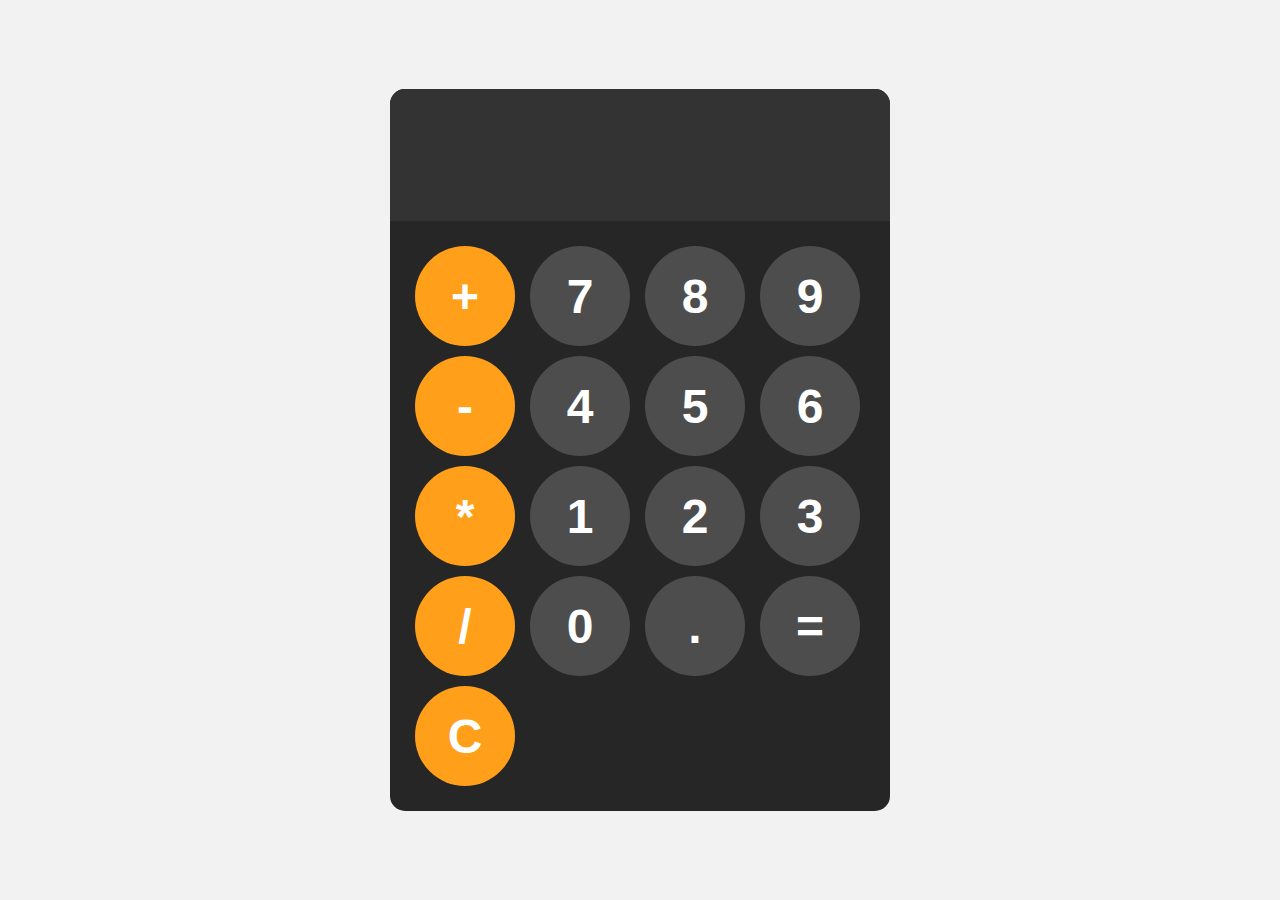
<file: FrontEnd/Calculator/index.html>
<!DOCTYPE html>
<html lang="en">
<head>
    <meta charset="UTF-8">
    <meta name="viewport" content="width=device-width, initial-scale=1.0">
    <link rel="stylesheet" href="style.css">
    
    <title>calculator</title>
    
</head>
<body>
    <div id="calculator">
        <input id="display" readonly>
        <div id="keys">
            <button onclick="appendtoToDisplay('+')" class="operator-btn">+</button>
            <button onclick="appendtoToDisplay('7')">7</button>
            <button onclick="appendtoToDisplay('8')">8</button>
            <button onclick="appendtoToDisplay('9')">9</button>
            <button onclick="appendtoToDisplay('-')" class="operator-btn">-</button>
            <button onclick="appendtoToDisplay('4')">4</button>
            <button onclick="appendtoToDisplay('5')">5</button>
            <button onclick="appendtoToDisplay('6')">6</button>
            <button onclick="appendtoToDisplay('*')" class="operator-btn">*</button>
            <button onclick="appendtoToDisplay('1')">1</button>
            <button onclick="appendtoToDisplay('2')">2</button>
            <button onclick="appendtoToDisplay('3')">3</button>
            <button onclick="appendtoToDisplay('/')" class="operator-btn">/</button>
            <button onclick="appendtoToDisplay('0')">0</button>
            <button onclick="appendtoToDisplay('.')">.</button>
            <button  onclick="calculate()">=</button>
            <button onclick="clearDisplay()" class="operator-btn">C</button>
        </div>
    </div>


    <script src="index.js"></script>
</body>
</html>
</file>
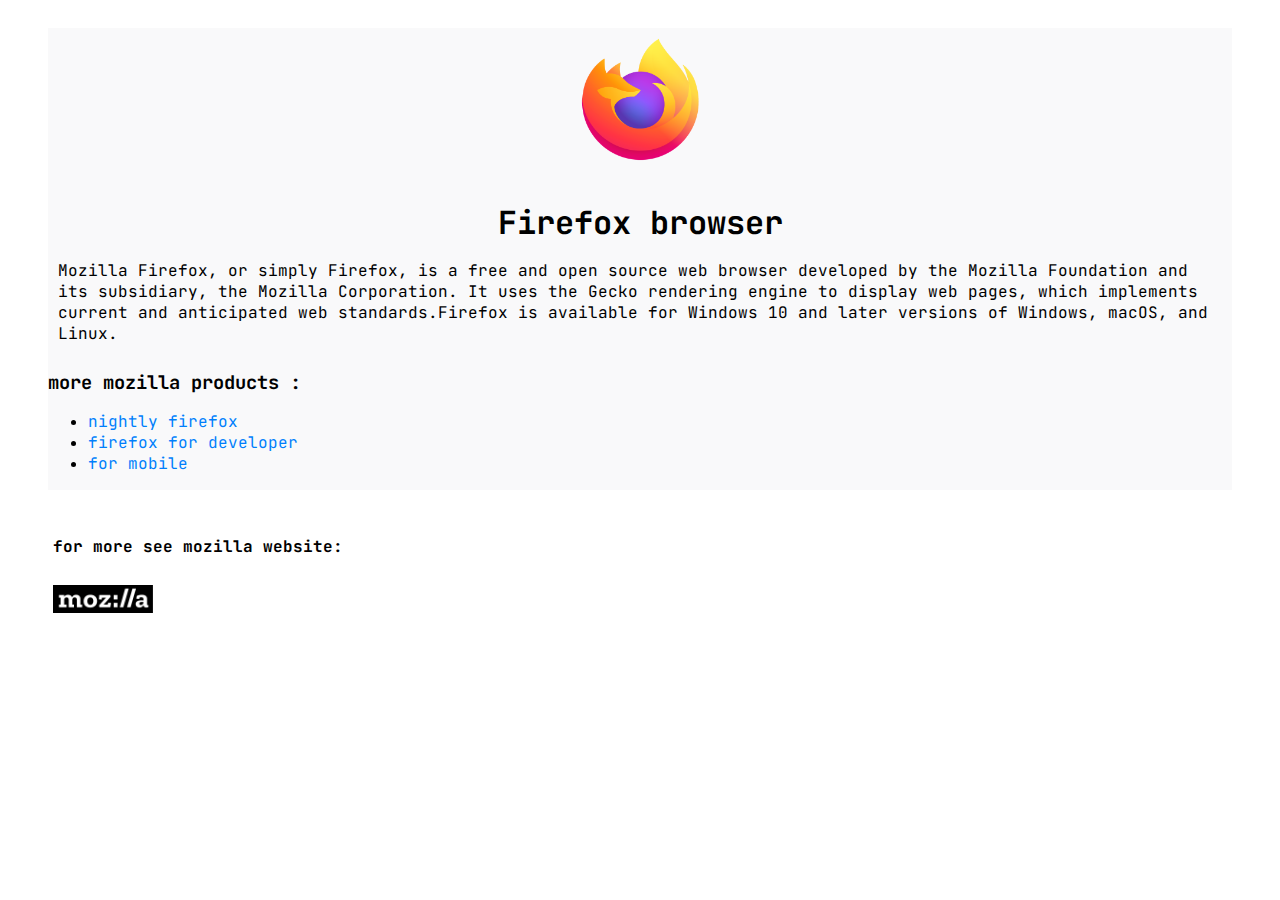
<file: FrontEnd/test-site/index.html>
<!DOCTYPE html>
<html lang="en">
  <head>
    <meta charset="UTF-8">
    <meta name="viewport" content="width=device-width, initial-scale=1">
    <title> My test page</title>
    <link href="style.css" rel="stylesheet">
  </head>
  <body>
    <div class="container">
 <img src="images/pic.png" alt="Firefox-logo" class="firefox">

      
      <div class="text">
         <h1>Firefox browser</h1>
        <p>Mozilla Firefox, or simply Firefox, is a free and open source web browser developed by the Mozilla Foundation and its subsidiary, the Mozilla Corporation. It uses the Gecko rendering engine to display web pages, which implements current and anticipated web standards.Firefox is available for Windows 10 and later versions of Windows, macOS, and Linux.</p>

   </div>
   <h3>more mozilla products : </h3>
   <ul>
    <li><a href="">nightly firefox</a></li>
    <li><a href="https://www.mozilla.org/en-US/firefox/developer/">firefox for developer</a></li>
    <li><a href="https://www.mozilla.org/en-US/firefox/browsers/mobile/android"/>for mobile</a></li>
   </ul>
   </div>
     <footer>
       <h4>for more see mozilla website:</h4><a href="https://www.mozilla.org/en-US/?v=1"><img src="images/Mozilla_logo.png" class="mozilla"></a>
  </footer>
  </body>

</html>
</file>
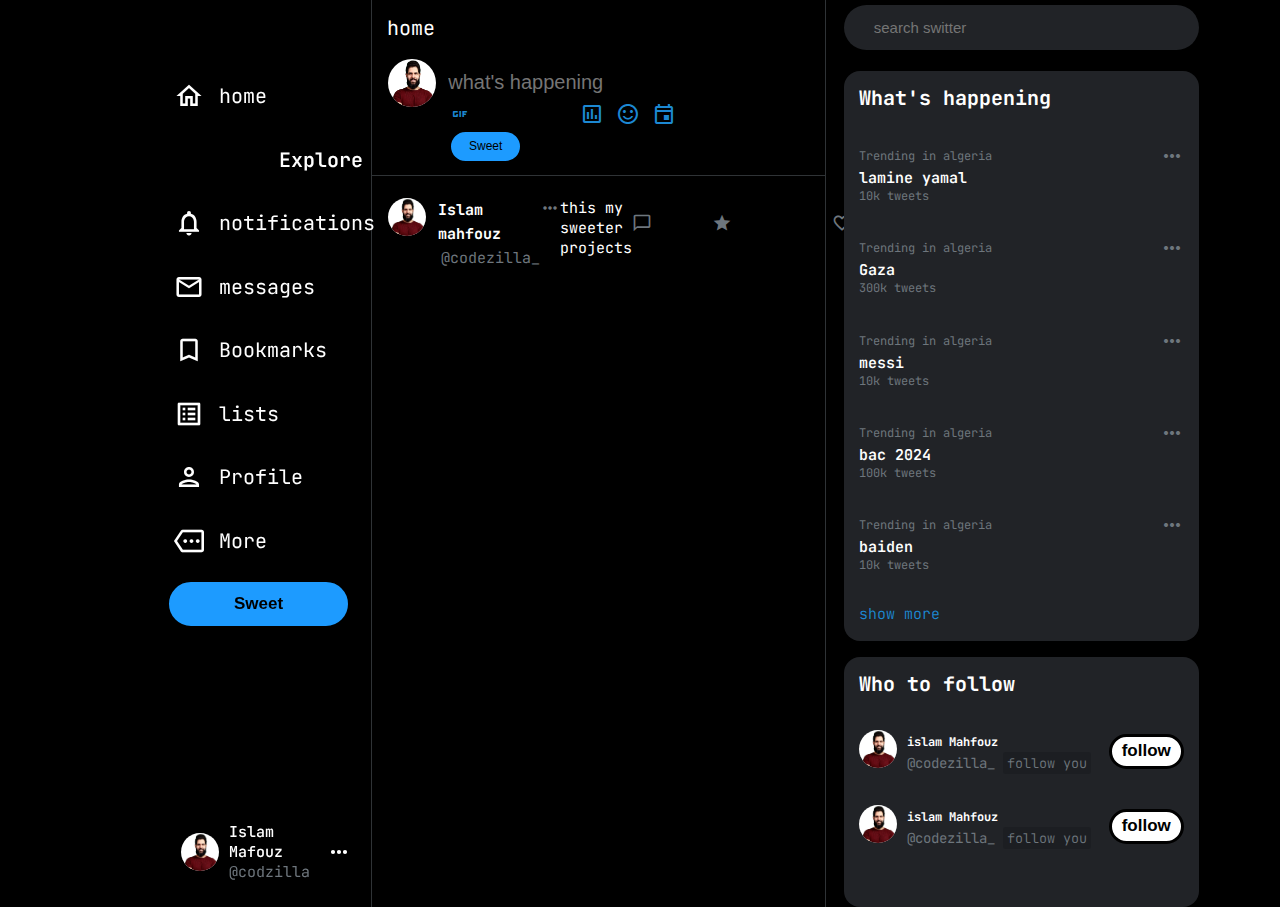
<file: FrontEnd/TwitterClone/index.html>
<!DOCTYPE html>
<html lang="en">
  <head>
    <meta charset="UTF-8" />
    <meta http-equiv="X-UA-Compatible" content="IE=edge" />
    <meta name="viewport" content="width=device-width, initial-scale=1.0" />
    <link
      href="https://fonts.googleapis.com/icon?family=Material+Icons|Material+Icons+Outlined"
      rel="stylesheet"
    />
    <link rel="stylesheet" href="style.css" />
    <title>Switter</title>
  </head>
  <body>
    <header>
      <div class="nav-links">
        <a href="">
          <i class="material-icons-outlined">flutter_dash</i>
        </a>
        <a href="">
          <i class="material-icons-outlined"> home </i>
          <span>home</span>
        </a>
        <a href="">
          <i class="material-icons-outlined"> tag </i>
          <span style="font-weight: 600">Explore</span>
        </a>
        <a href="">
          <i class="material-icons-outlined"> notifications </i>
          <span>notifications</span>
        </a>

        <a href="">
          <i class="material-icons-outlined"> email </i>
          <span>messages</span>
        </a>

        <a href="">
          <i class="material-icons-outlined"> bookmark_border </i>
          <span>Bookmarks</span>
        </a>

        <a href="">
          <i class="material-icons-outlined"> list_alt </i>
          <span>lists</span>
        </a>

        <a href="">
          <i class="material-icons-outlined"> person </i>
          <span>Profile</span>
        </a>

        <a href="">
          <i class="material-icons-outlined"> more </i>
          <span>More</span>
        </a>
      </div>
      <button class="tweet-button">Sweet</button>
      <div class="main-account">
        <a href="">
          <img class="tweet-img" src="images/profile-pic.png" alt="" />
          <div class="account-details">
            <span class="account-name">Islam Mafouz</span>
            <span class="account-handle">@codzilla</span>
          </div>
          <i class="material-icons-outlined"> more_horiz </i>
        </a>
      </div>
    </header>

    <main>
      <div class="main-flex">
        <div class="main-feed">
          <div class="home-bar">
            <span>home</span>
            <i class="material-icons-outlined"> auto_awesome </i>
          </div>

          <div class="new-tweet">
            <img class="tweet-img" src="images/profile-pic.png" />
            <div class="new-tweet-details">
              <input type="text" placeholder="what's happening" />
              <div class="new-tweet-actions">
                <ul>
                  <li>
                    <i class="material-icons-outlined"> gif_box </i>
                  </li>
                  <li>
                    <i class="material-icons-outlined"> poll</i>
                  </li>
                  <li>
                    <i class="material-icons-outlined"> sentiment_satisfied </i>
                  </li>
                  <li>
                    <i class="material-icons-outlined"> event </i>
                  </li>
                </ul>
                <button class="tweet-button">Sweet</button>
              </div>
            </div>
          </div>
          <div class="feed-tweet">
            <img class="tweet-img"  src="images/profile-pic.png" >
            <div class="feed-tweet-details">
              <div class="tweeter-details">
                
              
                <a href="" class="tweeter-name">
                      Islam mahfouz
                  <span class="tweeter-handle">
                      @codezilla_
                  </span>
               </a>
                <i class="material-icons-outlined">
                      more_horiz
                </i>
              </div>
            </div>
            <div class="tweet-text">
              <p> this my sweeter projects </p>
            </div>
            <div class="tweet-icons">
              <i class="material-icons-outlined">
                chat_bubble_outlined
              </i>
              <i class="material-icons-outlined">
                restart_alt
              </i>
              <i class="material-icons-outlined">
                favorite_border
              </i>
              <i class="material-icons-outlined">
                more_horiz
              </i>
            </div> 
          </div>
        </div>
        <div class="side-feed">
          <div class="search">

            <input type="text" placeholder="search switter">
          </div>

          <div class="trending">
            <h1 class="h1-title"> What's happening</h1>
            <div class=" trending-item">
              <div class="item-category">
                <span> Trending in algeria</span>
                <i class="material-icons-outlined">
                more_horiz
              </i>
           </div>
              <p> lamine yamal</p>
              <span> 10k tweets</span>
            </div>
               <div class=" trending-item">
              <div class="item-category">
                <span> Trending in algeria</span>
                <i class="material-icons-outlined">
                more_horiz
              </i>
           </div>
              <p> Gaza</p>
              <span> 300k tweets</span>
            </div>

          
 <div class=" trending-item">
              <div class="item-category">
                <span> Trending in algeria</span>
                <i class="material-icons-outlined">
                more_horiz
              </i>
           </div>
              <p> messi</p>
              <span> 10k tweets</span>
            </div>
 <div class=" trending-item">
              <div class="item-category">
                <span> Trending in algeria</span>
                <i class="material-icons-outlined">
                more_horiz
              </i>
           </div>
              <p> bac 2024</p>
              <span> 100k tweets</span>
            </div>
 <div class=" trending-item">
              <div class="item-category">
                <span> Trending in algeria</span>
                <i class="material-icons-outlined">
                more_horiz
              </i>
           </div>
              <p> baiden</p>
              <span> 10k tweets</span>
            </div>
            <a class="show-more" href="">show more</a>
        </div>
          <div class="follow">
            
              
                         <h1 class="h1-title"> Who to follow</h1>
            <div class="follow-profile">
 <div class="follow-cont">
              <img class="tweet-img" src="images/profile-pic.png">
              <div class="follow-details">
                <a href="">
                  islam Mahfouz
                </a>
                <span>@codezilla_ <span id="follows"> follow you</span></span></div>

                
              </div>
              <button class="tweet-button">follow</button>
              
            </div>

                       <div class="follow-profile">
 <div class="follow-cont">
              <img class="tweet-img" src="images/profile-pic.png">
              <div class="follow-details">
                <a href="">
                  islam Mahfouz
                </a>
                <span>@codezilla_ <span id="follows"> follow you</span></span></div>

                
              </div>
              <button class="tweet-button">follow</button>
              
            </div>
          </div>    
        </div>
      </div>
    </main>
  </body>
</html>
</file>
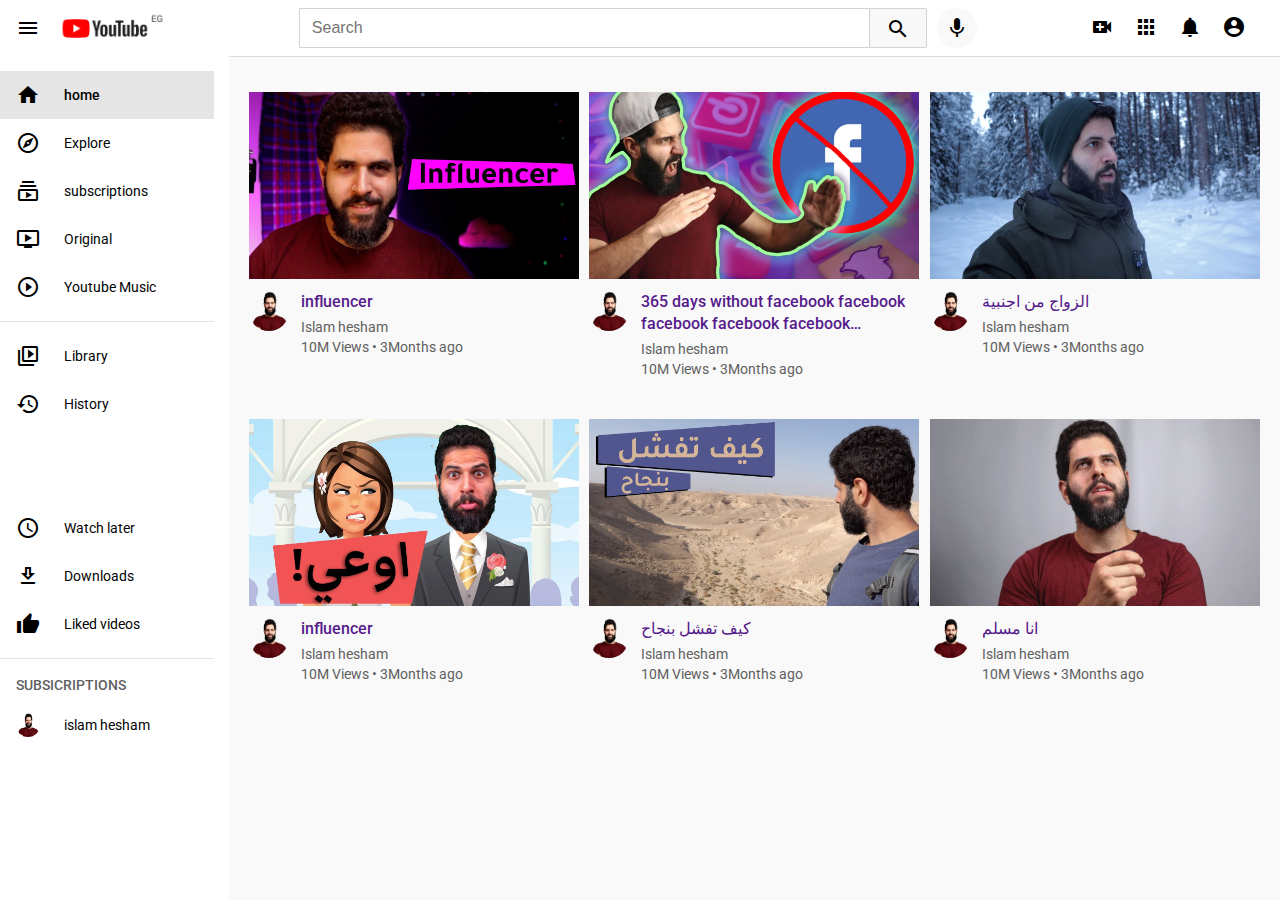
<file: FrontEnd/YoutubeClone/index.html>
<!DOCTYPE html>
<html lang="en">
<head>
    <meta charset="UTF-8">
    <meta http-equiv="X-UA-Compatible" content="IE=edge">
    <meta name="viewport" content="width=device-width, initial-scale=1.0">
    <link href="https://fonts.googleapis.com/css?family=Material+Icons|Material+Icons+Outlined|Material+Icons+Two+Tone|Material+Icons+Round|Material+Icons+Sharp" rel="stylesheet">
    <link rel="stylesheet" href="style.css">
    <title>Youtube</title>
</head>
<body>
    <header>
        <div class="left-section">
        <i class="material-icons logo">menu</i>
        <img src="images/youtube-logo.png">
        </div>
        <div class="mid-section">
            <form action="">
                <input type="text" placeholder="Search"/>
                <button><i class ="material-icons">search</i></button>
            </form>
            <i class="material-icons mic">mic</i>

        </div>
        <div class="right-section">
            <a href=""><i class ="material-icons">video_call</i></a>
            <a href=""><i class ="material-icons">apps</i></a>
            <a href=""><i class ="material-icons">notifications</i></a>
            <a href=""><i class ="material-icons">account_circle</i></a>
        </div>    
    </header>
    <div class="content-area">
        <aside>
        <nav>
            <a href="" class="nav-link active">
                <i class ="material-icons">home</i>
            <span id="active-span">home</span></a>

            <a href="" class="nav-link">
                <i class ="material-icons-outlined">explore</i>
                <span>Explore</span></a>

                <a href="" class="nav-link">
                    <i class ="material-icons-outlined">subscriptions</i>
                    <span>subscriptions</span></a>

                <a href="" class="nav-link">
                    <i class ="material-icons-outlined">ondemand_video</i>
                    <span>Original</span></a>

                <a href="" class="nav-link">
                <i class ="material-icons">play_circle_outline</i>
                <span>Youtube Music</span></a>
                <hr>

                <a href="" class="nav-link">
                    <i class ="material-icons-outlined">video_library</i>
                    <span>Library</span></a>

                    <a href="" class="nav-link">
                        <i class ="material-icons">history</i>
                        <span>History</span></a>

                        <a href="" class="nav-link">
                            <i class ="material-icons-outlined">smart_display</i>
                            <span>Your videos</span></a>  
                            
                            <a href="" class="nav-link">
                                <i class ="material-icons-outlined">watch_later</i>
                             <span>Watch later</span></a>
                            <a href="" class="nav-link">
                                    <i class ="material-icons-outlined">download</i>
                            <span>Downloads</span></a>

                            <a href="" class="nav-link">
                                <i class ="material-icons">thumb_up</i>
                                <span>Liked videos</span></a>
                 <hr>
                 <p>Subsicriptions</p> 
                 <a href="" class="nav-link">
                    <img class="channel-img"  src="images/profile-pic.png" />
                    <span>islam hesham</span></a>              
        </nav>
        </aside>
            <main>
                <div class="videos-container">
                    <div class="video">
                        <div class="thumbnails">
                            <img src="images/video1.jpeg"/>
                        </div>
                        <div class="video-details">
                            <div class="creator-img">
                                <img src="images/profile-pic.png"/>
                            </div>
                            <div class="title">
                                <a href="" class="video-title">
                                    influencer
                                </a>
                                <a href="" class="video-creator">
                                    Islam hesham
                                </a>
                                <span>10M Views • 3Months ago</span>
                            </div>
                        </div>
                    </div>
                

                
                    <div class="video">
                        <div class="thumbnails">
                            <img src="images/video2.jpeg"/>
                        </div>
                        <div class="video-details">
                            <div class="creator-img">
                                <img src="images/profile-pic.png"/>
                            </div>
                            <div class="title">
                                <a href="" class="video-title">
                                    365 days without facebook facebook facebook
                                    facebook facebook faceboook facebook facebook
                                </a>
                                <a href="" class="video-creator">
                                    Islam hesham
                                </a>
                                <span>10M Views • 3Months ago</span>
                            </div>
                        </div>
                    </div>
                

                
                    <div class="video">
                        <div class="thumbnails">
                            <img src="images/video3.jpeg"/>
                        </div>
                        <div class="video-details">
                            <div class="creator-img">
                                <img src="images/profile-pic.png"/>
                            </div>
                            <div class="title">
                                <a href="" class="video-title">
                                    الزواج من اجنبية 
                                </a>
                                <a href="" class="video-creator">
                                    Islam hesham
                                </a>
                                <span>10M Views • 3Months ago</span>
                            </div>
                        </div>
                    </div>
                
                    <div class="video">
                        <div class="thumbnails">
                            <img src="images/video4.jpeg"/>
                        </div>
                        <div class="video-details">
                            <div class="creator-img">
                                <img src="images/profile-pic.png"/>
                            </div>
                            <div class="title">
                                <a href="" class="video-title">
                                    influencer
                                </a>
                                <a href="" class="video-creator">
                                    Islam hesham
                                </a>
                                <span>10M Views • 3Months ago</span>
                            </div>
                        </div>
                    </div>

                    <div class="video">
                        <div class="thumbnails">
                            <img src="images/video5.jpeg"/>
                        </div>
                        <div class="video-details">
                            <div class="creator-img">
                                <img src="images/profile-pic.png"/>
                            </div>
                            <div class="title">
                                <a href="" class="video-title">
                                    كيف تفشل بنجاح
                                </a>
                                <a href="" class="video-creator">
                                    Islam hesham
                                </a>
                                <span>10M Views • 3Months ago</span>
                            </div>
                        </div>
                    </div>

                    <div class="video">
                        <div class="thumbnails">
                            <img src="images/video7.jpeg"/>
                        </div>
                        <div class="video-details">
                            <div class="creator-img">
                                <img src="images/profile-pic.png"/>
                            </div>
                            <div class="title">
                                <a href="" class="video-title">
                                    انا مسلم
                                </a>
                                <a href="" class="video-creator">
                                    Islam hesham
                                </a>
                                <span>10M Views • 3Months ago</span>
                            </div>
                        </div>
                    </div>
                    
                </div>
            </main>

            
    </div>

</body>
</html>
</file>
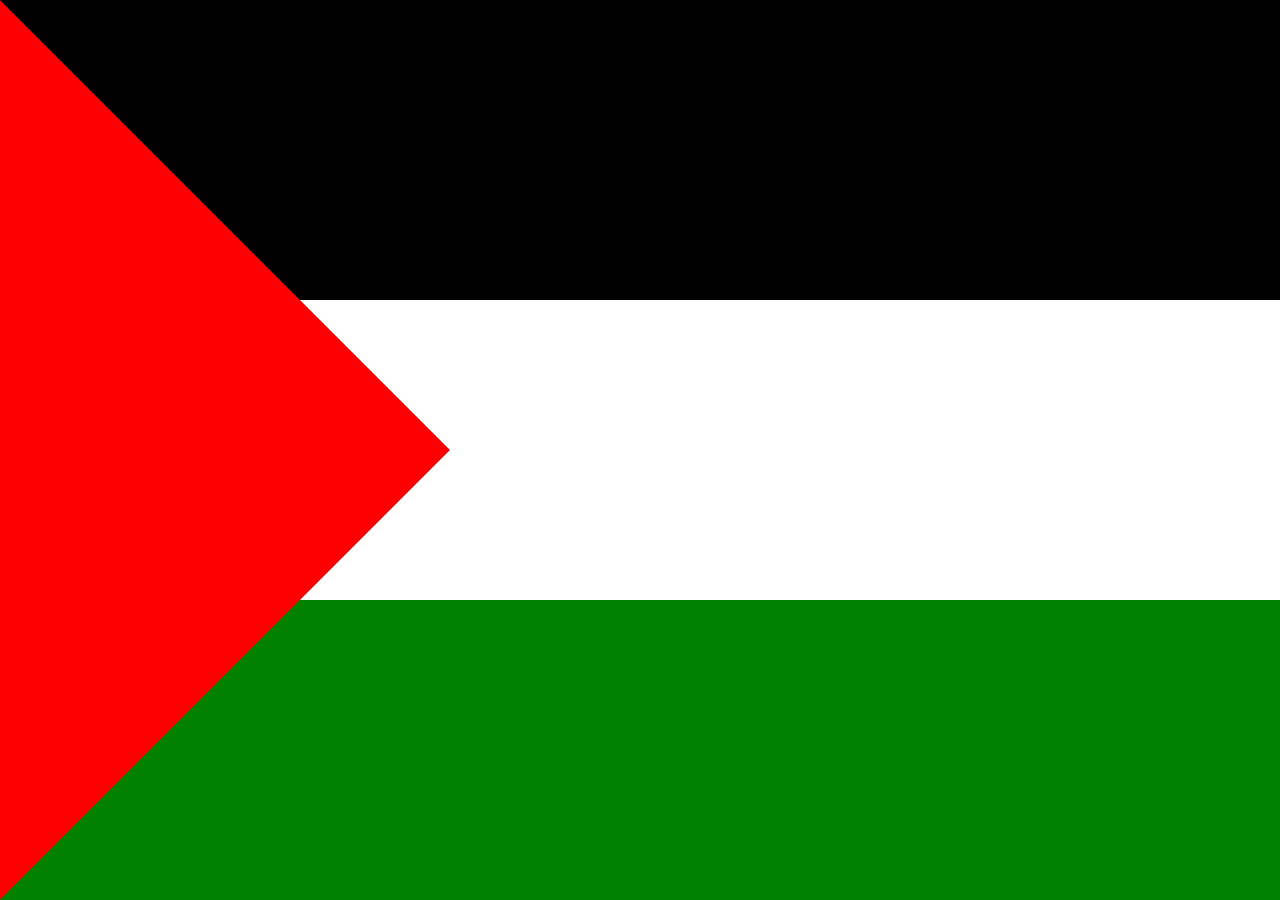
<file: FrontEnd/palestine flag/palestine-flag.html>
<!DOCTYPE html>
<html lang="en">
  <head>
    <meta charset="UTF-8">
    <meta name="viewport" content="width=device-width, initial-scale=1">
    <title> document</title>
     </head>
  <body>
    <script>
      let body = document.querySelector("body");
      body.style.margin = "0";

      let container = document.createElement("div");
      container.style.width = "100%";
      container.style.height = "100vh";
      container.style.position = "realtive";
      body.appendChild(container);
      
      //black
      let black = document.createElement("div");
      black.style.position = "absolute";
      black.style.top = "0";
      black.style.width = "100%"
      black.style.backgroundColor = "black";
      black.style.height = "33.33333%";
      container.appendChild(black);
        
      //green
      let green = document.createElement("div");
      green.style.position = "absolute";
      green.style.bottom = "0";
      green.style.width = "100%"
      green.style.backgroundColor = "green";
      green.style.height = "33.33333%";
      container.appendChild(green);

      //red
      let red = document.createElement("div");
      red.style.position = "absolute";
      red.style.borderStyle = "solid";
      red.style.borderColor = "transparent transparent transparent red";
      red.style.borderWidth = "50vh";
      container.appendChild(red);

    </script>
  </body>
</html>
</file>
<file: FrontEnd/Calculator/style.css>
@import "https://www.nerdfonts.com/assets/css/webfont.css";

body{
    margin: 0;
    display:flex;
    justify-content: center;
    align-items: center;
    height: 100vh;
    background-color: hsl(0 , 0%, 95%);

}

#calculator{
    font-family: Arial,sans-serif;
    background-color: hsl(0 , 0%, 15%);
    border-radius: 15px;
    max-width: 500px;
    overflow: hidden;
    
}

#display{
    width: 100%;
    padding: 20px;
    font-size: 5rem;
    text-align: left;
    border: none;
    background-color: hsl(0 , 0%, 20%);
    color: white;
}

#keys{
    display: grid;
    grid-template-columns: repeat(4,1fr);
    gap: 10px;
    padding: 25px;
}
button{
    width: 100px;
    height: 100px;
    border-radius: 50px;
    border-style: none;
    background-color: hsl(0, 0%, 30%);
    color: white;
    font-size: 3rem;
    font-weight: bold;
    cursor: pointer;

}
button:hover{
    background-color:hsl(0 , 0%, 40%);
}
button:active{
    background-color: hsl(0 , 0%, 50%);
}

.operator-btn{
    background-color: hsl(35 , 100%, 55%);
}

.operator-btn:hover{
    background-color: hsl(35 , 100%,65%);
}

.operator-btn:active{
    background-color: hsl(35 , 100%, 75%);
}
</file>
<file: FrontEnd/test-site/style.css>
@import url('https://fonts.googleapis.com/css2?family=JetBrains+Mono:ital,wght@0,100..800;1,100..800&family=Roboto:ital,wght@0,100;0,300;0,400;0,500;0,700;0,900;1,100;1,300;1,400;1,500;1,700;1,900&display=swap');


html {
  font-family: "JetBrains Mono", monospace;
  
}
 * {
   * margin: 0;
   * display: flex;
   * flex-direction: column;
   * }

 body {
   display: flex;
    background-color: #ffffff;
    flex-direction: column;
   
 }
 .container {
   display: flex;
   flex-direction: column;
   background-color: #f9f9fa;
   margin: 20px 40px;
   padding:  0 30px 0 30px 0;
 }
 .text {
   display: flex;
   flex-direction: column;
   margin: 10px 10px; 
 }


.firefox {
  margin: 10px auto 0 auto;
  width: 10%;
}

h1 {
  text-align: center;
  margin: 0;
  margin-top: 30px;

}

 a {
  text-decoration: none;
  color: #007ffc;
}

h3 {
  margin: 0;
}

footer {
  margin-left:45px;
 
}

.mozilla {
 width:100px;
}

h4 {
  line-height: 2;
}
</file>
<file: FrontEnd/TwitterClone/style.css>
@import url('https://fonts.googleapis.com/css2?family=JetBrains+Mono:ital,wght@0,100..800;1,100..800&family=Roboto:ital,wght@0,100;0,300;0,400;0,500;0,700;0,900;1,100;1,300;1,400;1,500;1,700;1,900&display=swap');

* {
  margin: 0;
  padding: 0;
  box-sizing: border-box;
}

html {
font-family: "JetBrains Mono", monospace;
  font-size: 10px;
 }

body {
  background-color: black;
}

a {
  text-decoration: none;
  color: white;
  font-size: 1.5rem;
  font-weight: 400;
  line-height: 24px;
}

header {
  display: flex;
  flex-direction: column;
  justify-content: space-between;
  padding: 10px 0 10px 13%;
  width: 29%;
  height: 100%;
  position: fixed;
}

.nav-links {
  display: flex;
  flex-direction: column;
  width: 100%;
  height: 70%;
  justify-content: space-between;
}

.nav-links a {
  display: flex;
  align-items: center;
  font-size: 2rem;
  padding: 8px 25px 8px 8px;
  width: fit-content;
}

.nav-links a i {
  font-size: 3rem;
  margin-right: 15px;
}
.nav-links a:hover, .main-account a:hover {
  background-color: rgb(47, 51, 54);
  border-radius: 9999px;
}

.nav-links a:first-child {
  padding: 8px 8px;

}

.nav-links a:first-child i {
  margin: 0;
  
}

.tweet-button {
  background-color: rgb(29, 155 , 255);
  width: 90%;
  height: 55px;
  border-radius: 9999px;
  margin-top: 15px;
  cursor: pointer;
  font-size: 1.7rem;
  font-weight: 700;
  border: solid black;
  transition-duration: 1ms;
}

.tweet-button:hover{
  background-color: rgb(29, 155 , 240,0.9);
}

.main-account{
  width: 100%;
  height: 30%;
  padding-top: 185px;
}

.main-account a {
  display: flex;
  justify-content: space-between;
  align-items: center;
  padding: 8px 10px 8px 15px;
  margin-right: 10px;

}

.tweet-img{
  width: 38px;
  height: 38px;
  border-radius: 50%;
  background-color: white;

}

.account-details {
  display: flex;
  flex-direction: column;
  flex-basis: 70%;
  margin-left: 10px;
  font-size: 1.5rem;
  line-height: 20px;
}
.account-name{
  font-weight: 500;

}

.account-handle {
  color: rgb(110, 118, 125);

}

main {
  width: 71%;
  height: 100%;
  margin-left: 29%;
}

.main-flex {
  display: flex;
  width: 100%;
}

.main-feed {
  width: 50%;
  border-left: 1px solid rgb(47, 51, 54);
  border-right: 1px solid rgb(47, 51, 54);
}

.home-bar {
  display: flex;
  justify-content: space-between;
  align-items: center;
  height: 55px;
  width: 100%;
  color: white;
  font-size: 2rem;
  font-weight: 400;
  padding: 0 15px;
  position: sticky;
  top: 0;
  background-color: black;

}

.new-tweet {
  display: flex;
  width: 100%;
  height: 120px;
  padding: 4px 16px;

}

.new-tweet .tweet-img {
  width: 48px;
  height: 48px;
  cursor: pointer;

}

.new-tweet-details  {
    display: flex;
    flex-direction:column; 
    justify-content: space-evenly;
    padding-top: 4px;
    width: 100%;
    margin-left: 12px;
    
}

.new-tweet-acticons {
  display: flex;
  justify-content: space-between;
  align-items: center;
  height:600px;
  list-style: none;

}

.new-tweet-actions ul {
  display: flex;
  list-style: none;

}

.new-tweet-details input {
  width: 100%;
  height:24px;
  background-color: black;
  font-size: 2rem;
  border: none;
  color: white;
  outline: none;
}

.new-tweet-actions ul li {
    margin-right:12px;
    color: #1c88d2;
    cursor: pointer;

}

.new-tweet-actions .tweet-button {
  width: 75px;
  height: 35px;
  margin: 0;
  font-weight: 400;
  font-size:1.2rem;
}

.feed-tweet {
  display: flex;
  flex-direction: row;
  width: 100%;
  min-height: 100px;
  padding: 22px 16px 0px 16px;
  border-top: 1px solid rgb(47, 51, 54);
  cursor:pointer;
}

.feed-tweet-details {
   display: flex ;
   flex-direction: column;
   width: 100%;
   margin-left: 12px;
   
}

.feed-tweet i {
  color: rgb(110, 118, 125);
  font-size: 2rem;


}

.tweeter-details {
  display: flex;
  align-items: flex-start;
  justify-content: space-between;
  font-size: 1.5rem;

}

.feed-tweet-details a {
  font-weight: 700;

}

.feed-tweet-details span {
  color: rgb(110, 118, 125);
  font-size: 1.5rem;
  font-weight:400;
  margin-left: 3px;
}

.tweet-text {
  color: white;
  font-size: 1.5rem;
  width: 100%;
}

.tweet-icons {
  display: flex;
  justify-content: space-between;
  width:100%;
  margin: 15px 0 ;
  padding-right: 50px;

  
}

.side-feed {
   width: 50%;
   padding: 0 2%;

}

.search {
  display:flex;
  height:55px;
  max-width: 355px;
  position: sticky;
  top: 0;
  padding-top: 5px;
  background-color: black;

}

.search input {
  background-color: #212327;
  border-radius: 9999px;
  height:45px;
  width: 100%;
  border:none;
  padding-left: 30px;
  font-size: 1.5rem;
  color: white;
  line-height: 20px;
  font-weight: 400;
}

.trending {
  display: flex;
  flex-direction: column;
  height:570px;
  max-width:355px;
  border-radius: 16px;
background-color: #212327;
margin-top: 16px;

}

.h1-title {
  color:white;
  font-size: 2rem;
  font-weight:700 ;
  line-height:24px;
  padding: 15px 15px;


} 

.trending-item {
  display:flex;
  flex-direction:column;
  justify-content:center;
  width:100%;
  height: 90px;
  margin-top:5px;
  padding: 0 15px;
  color: rgb(110, 118,125);
  font-size: 1.5rem;
  font-weight: 600;

}

.item-category {
  display:flex;
  align-items:center;
  justify-content:space-between;

}

.trending span {
  font-size:1.2rem;
  font-weight:400;

}

.trending p {
  color:white;
}
 
.trending-item:hover , .show-more:hover , .follow-profile:hover{
  background-color: #1c1e22;
  cursor:pointer;
}

.show-more {
  display: flex;
  align-items: center;
  color: #1c88d2;
  font-size: 1.5rem;
  font-weight: 300;
  width: 100%;
  padding: 15px 15px;
  border-bottom-right-radius:16px;
  border-bottom-left-radius:16px;
}

.follow {
  display: flex;
  flex-direction: column;
  height: 250px;
  max-width: 355px;
  border-radius: 16px;
  background-color: #212327;
  margin-top: 16px;
}

.follow-profile {
  display: flex;
  align-items: center;
  justify-content: space-between;
  width: 100%;
  height: 70px;
  margin-top: 5px;
  padding: 30px 15px;
} 

.follow-details {
  display: flex;
  flex-direction: column;
  margin-left: 10px;

}

.follow-details a {
  font-size: 1.2rem;
  font-weight: 700;

}

.follow-details a:hover{
    text-decoration: underline;

}

.follow-details span {
  color: rgb(110, 118, 125);
  font-size: 1.4rem;
  font-weight: 400;
}

#follows {
  font-weight: 300;
  font-size: 1.35rem;
  background-color: #1c1e22 ;
  border-radius: 3px;
  padding: 2px 4px;

}

.follow .tweet-button {
  width: 75px;
  height: 35px;
  margin: 0 0 0 12px;
  font-weight: 600;
  background-color: white;
  color: black;
}

.follow-cont {
  display: flex;
  justify-content: space-between;
}

@media screen and (max-width: 1260px) {

  header {
    width: 10%;
    padding: 10px 0;

  }
  
  main{
    margin-left: 10%;

  }

  header span {
    display: none;
  }

  heder .tweet-button {
    width: 55px;
    border-radius: 50%;
    font-size: 1.4rem;
  }

  header .main-account {
    display: flex;
    justify-content: center;

  }
   header .main-account i {
     display: none;
   }

   header .account-details {
     display: none;
   }

   .nav-links {
     align-items: center;
   }

   .nav-links a i {
     margin-right: 0;
   }

   .nav-links a, .main-account a {
     padding: 10px 10px;

   }
}
</file>
<file: FrontEnd/YoutubeClone/style.css>
@import url('https://fonts.googleapis.com/css2?family=Roboto:wght@0,100;0,200;0,300;0,400;0,500;0,600;0,700;0,800;0,900;1,100;1,200;1,300;1,400;1,500;1,600;1,700;1,800;1,900&display=swap');

* {
    margin : 0;
    padding: 0;
    box-sizing: border-box;
}

html {
    font-size: 10px;
}

body {
    font-family: "Roboto","Arial",sans-serif;
}
 header{
    display: flex;
    justify-content: space-between;
    align-items: center;
    height: 56px;
    padding:  0 16px ;
 }
 .left-section{
    display: flex;
    align-items: center;
    cursor: pointer;
 }
 .left-section img{
    width: 46%;
    padding-left: 16px;
 }
 .mid-section{
    display: flex;
    align-items: center;
    margin-left: -9%;

 }
 .mid-section form{
    display: flex;
    height: 40px;
    width: 628px;
 }
 .mid-section input{
    width: 100%;
    border-radius: 2px 0 0 2px;
    padding: 12px;
    font-size: 1.6rem;
    border:1px solid #d3d3d3;
    border-right: none;
 }
 .mid-section button {
    width: 64px;
    border: 1px solid #d3d3d3;
    border-radius: 0 2px 2px 0;
    padding-top: 4px;
    background-color: #f8f8f8;
    cursor: pointer;
 }
 .mid-section .mic{
    width: 40px;
    height: 40px;
    border-radius: 50%;
    background-color: #f9f9f9;
    display: flex;
    justify-content: center;
    align-items: center;
    margin-left: 10px;
    cursor: pointer;

 }
 .right-section a{
   padding-right:18px;
   text-decoration: none;
   color: black;
 }

 .content-area{
   height: calc(100vh - 56px);
   display: flex;
   background-color: #f9f9f9;
 }

aside{
   height: 100%;
   width: 280px;
   background-color: white;
   overflow-y: auto;
}

nav {
   width: 100%;
   display: flex;
   flex-direction: column;
   margin: 15px 0;
   padding-right: 15px;
}
.nav-link {
   display: flex;
   align-items: center;
   padding:  10px 16px;
   text-decoration: none;
   color: black;
}

.nav-link:hover {
   background-color: rgba(0, 0, 0, 0.05);
}

.nav-link span{
   margin-left: 24px;
   font-size: 1.4rem;
   line-height: 2em;
   font-weight: 400;
   color: #030303;
}

.active {
   background-color: #e5e5e5;

}
#active-span{
   font-weight: 500;
}

hr {
   height: 1px;
   background-color: #e5e5e5;
   border: none;
   margin: 10px 0;
}

nav p {
   font-size: 1.4rem;
   color: #606060;
   font-weight: 500;
   padding: 8px 16px;
   text-transform: uppercase;

}

.channel-img {
   height: 24px;
   width: 24px;
   border-radius: 50%;
}

main {
   width: 100%;
   height: 100%;
   padding: 35px 15px;
   border-top: 1px solid #ddd;
   overflow-y: auto;
}

.videos-container {
   display: flex;
   flex-direction: row;
   justify-content: space-around;
   flex-wrap: wrap;
}

.video {
   width: 330px;
   margin-bottom: 40px;
   cursor: pointer;

}

.thumbnails {
   width: 100%;
   height: 187px;
   margin-bottom: 12px;
}

.thumbnails img {
   height: 100%;
   width: 100%;

}

.video-details {
   display: flex;

}

.creator-img img {
   height: 40px;
   width: 40px;
   border-radius: 50%;
   margin-right: 12px;

}

.title {
   display: flex;
   flex-direction: column;

}

.title a {
   text-decoration: none;

}

.video-title {
   color: rgb (3 ,3 ,3);
   font-size: 1.6rem;
   max-width: 278px;
   font-weight: 500;
   line-height: 2.2rem;
   margin-bottom: 4px;
   overflow: hidden;
   display: -webkit-box;
   -webkit-line-clamp: 2;
   -webkit-box-orient: vertical;
}

.video-creator , .title span {
   color: rgb(96 , 96 , 96);
   font-size: 1.4rem;
   line-height: 2rem;
   font-weight: 400;

}

.video-creator:hover {
   color: black;
}
</file>
